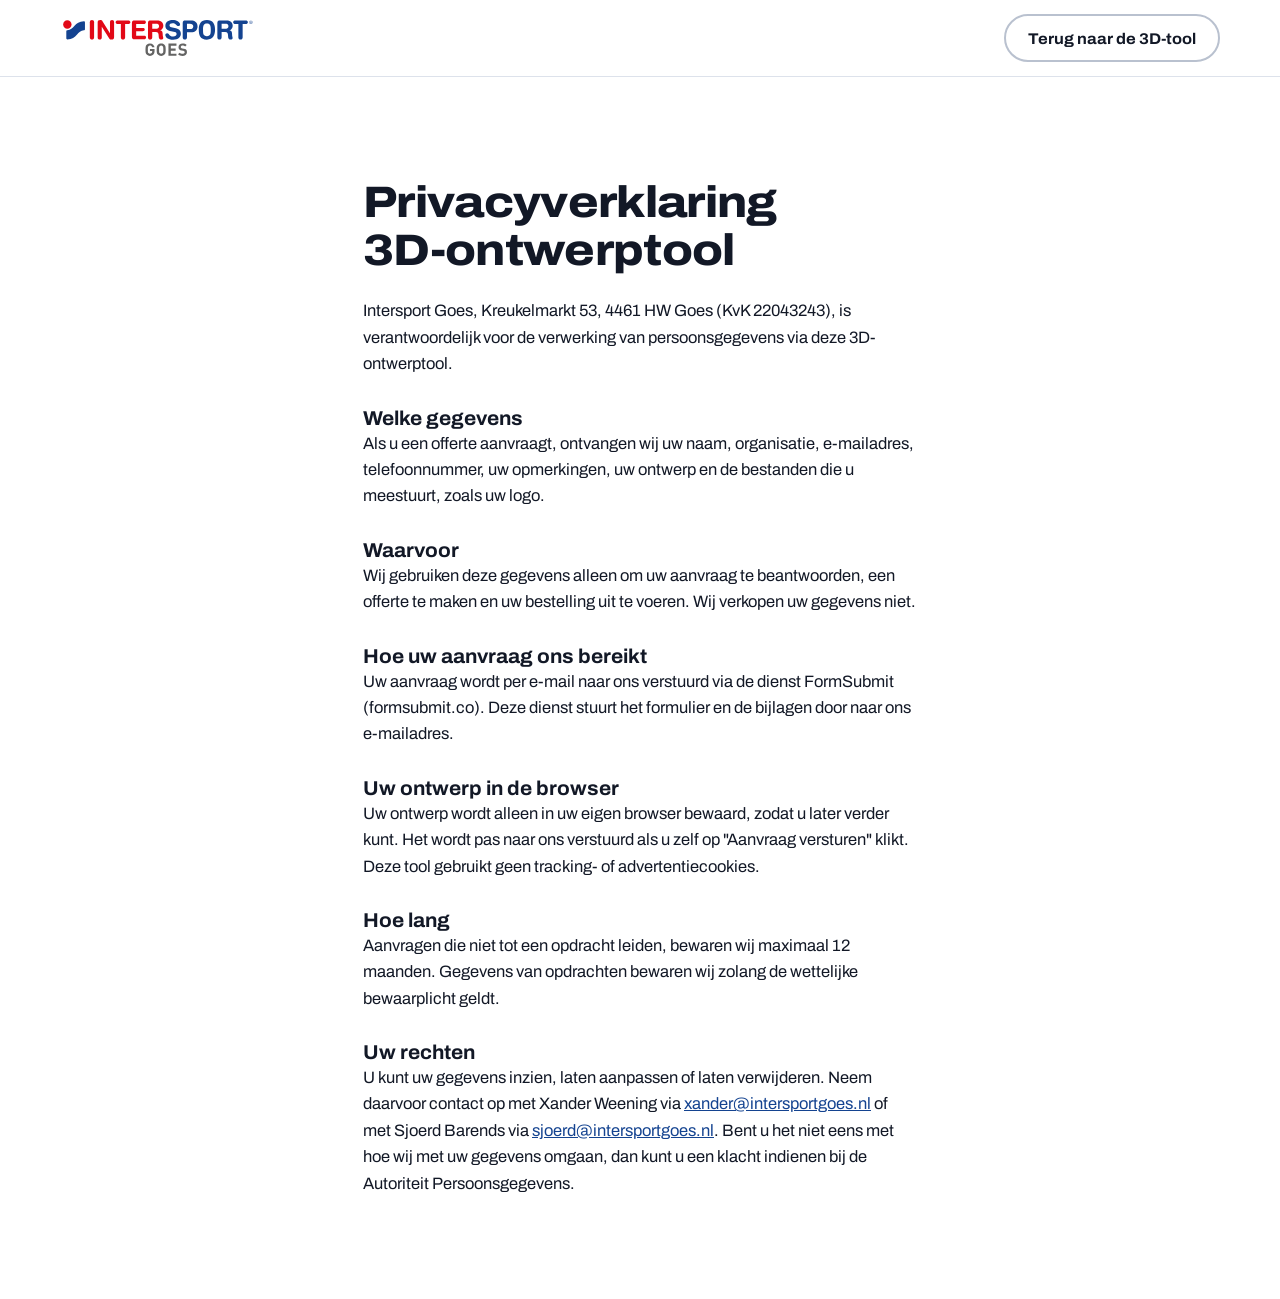
<file: privacy.html>
<!doctype html>
<html lang="nl">
<head>
<meta charset="utf-8">
<meta name="viewport" content="width=device-width, initial-scale=1, viewport-fit=cover">
<title>Privacyverklaring 3D-ontwerptool | Intersport Goes</title>
<link rel="icon" href="favicon.svg" type="image/svg+xml">
<link rel="stylesheet" href="site.css">
</head>
<body>
<header class="site-head"><div class="wrap"><a class="brand" href="index.html"><img src="logo.svg" alt="Intersport Goes" width="196" height="40"></a><a class="btn btn-line" style="margin-left:auto" href="index.html">Terug naar de 3D-tool</a></div></header>
<main class="section"><div class="wrap prose">
<h1 style="font-size:clamp(30px,4vw,44px);margin-bottom:24px">Privacyverklaring 3D-ontwerptool</h1>
<p>Intersport Goes, Kreukelmarkt 53, 4461 HW Goes (KvK 22043243), is verantwoordelijk voor de verwerking van persoonsgegevens via deze 3D-ontwerptool.</p>
<h3 style="margin-top:28px">Welke gegevens</h3><p>Als u een offerte aanvraagt, ontvangen wij uw naam, organisatie, e-mailadres, telefoonnummer, uw opmerkingen, uw ontwerp en de bestanden die u meestuurt, zoals uw logo.</p>
<h3 style="margin-top:28px">Waarvoor</h3><p>Wij gebruiken deze gegevens alleen om uw aanvraag te beantwoorden, een offerte te maken en uw bestelling uit te voeren. Wij verkopen uw gegevens niet.</p>
<h3 style="margin-top:28px">Hoe uw aanvraag ons bereikt</h3><p>Uw aanvraag wordt per e-mail naar ons verstuurd via de dienst FormSubmit (formsubmit.co). Deze dienst stuurt het formulier en de bijlagen door naar ons e-mailadres.</p>
<h3 style="margin-top:28px">Uw ontwerp in de browser</h3><p>Uw ontwerp wordt alleen in uw eigen browser bewaard, zodat u later verder kunt. Het wordt pas naar ons verstuurd als u zelf op "Aanvraag versturen" klikt. Deze tool gebruikt geen tracking- of advertentiecookies.</p>
<h3 style="margin-top:28px">Hoe lang</h3><p>Aanvragen die niet tot een opdracht leiden, bewaren wij maximaal 12 maanden. Gegevens van opdrachten bewaren wij zolang de wettelijke bewaarplicht geldt.</p>
<h3 style="margin-top:28px">Uw rechten</h3><p>U kunt uw gegevens inzien, laten aanpassen of laten verwijderen. Neem daarvoor contact op met Xander Weening via <a href="mailto:xander@intersportgoes.nl">xander@intersportgoes.nl</a> of met Sjoerd Barends via <a href="mailto:sjoerd@intersportgoes.nl">sjoerd@intersportgoes.nl</a>. Bent u het niet eens met hoe wij met uw gegevens omgaan, dan kunt u een klacht indienen bij de Autoriteit Persoonsgegevens.</p>
</div></main>
</body>
</html>
</file>
<file: site.css>
/* Intersport Goes · Zakelijk & teamwear
   Layout: brede witte pagina's met een rustige blauwgrijze ondergrond voor banden; merkblauw voor structuur, merkrood alleen voor de belangrijkste actie. */
@font-face{font-family:"Archivo";src:url("archivo.woff") format("woff");font-weight:100 900;font-stretch:62% 125%;font-display:swap}
:root{
  --blue:#144390; --blue-deep:#0c2c63; --blue-soft:#e8eef8; --red:#e20917; --red-deep:#b8070f;
  --grey:#646463; --ink:#121826; --muted:#555d6e; --paper:#ffffff; --mist:#f3f5f9; --line:#dde2eb; --line-strong:#b9c1cf;
  --ok:#1d7a46; --warn:#9c4705; --warn-soft:#fbeee2;
  --f:"Archivo",system-ui,-apple-system,"Segoe UI",Roboto,Arial,sans-serif;
  --wrap:1200px; --r:10px;
}
*{box-sizing:border-box}
html{-webkit-text-size-adjust:100%;scroll-behavior:smooth}
@media (prefers-reduced-motion:reduce){html{scroll-behavior:auto}}
body{margin:0;background:var(--paper);color:var(--ink);font:400 16.5px/1.6 var(--f);font-stretch:100%}
img{max-width:100%;height:auto;display:block}
a{color:var(--blue)}
a:hover{color:var(--blue-deep)}
:focus-visible{outline:3px solid color-mix(in srgb,var(--blue) 55%,transparent);outline-offset:2px;border-radius:4px}
[hidden]{display:none!important}
.wrap{max-width:var(--wrap);margin:0 auto;padding-left:max(20px,env(safe-area-inset-left,0px));padding-right:max(20px,env(safe-area-inset-right,0px))}
.skip{position:absolute;left:-9999px;top:8px;background:var(--ink);color:#fff;padding:8px 12px;border-radius:6px;z-index:100}
.skip:focus{left:12px}

/* type */
h1,h2,h3,h4{font-family:var(--f);color:var(--ink);margin:0;text-wrap:balance;line-height:1.08}
h1{font-size:clamp(34px,5.2vw,60px);font-weight:800;font-stretch:112%;letter-spacing:-.015em}
h2{font-size:clamp(27px,3.4vw,40px);font-weight:800;font-stretch:110%;letter-spacing:-.01em}
h3{font-size:20px;font-weight:700;font-stretch:104%;line-height:1.25}
p{margin:0}
.lede{font-size:clamp(17px,1.6vw,19.5px);color:var(--muted);max-width:60ch}
.eyebrow{display:inline-flex;align-items:center;gap:10px;font-size:12.5px;font-weight:700;font-stretch:118%;letter-spacing:.11em;text-transform:uppercase;color:var(--blue)}
.eyebrow::before{content:"";width:22px;height:0;border-top:2px dashed currentColor}
.prose p+p{margin-top:14px}
.prose{max-width:66ch}
.num{font-variant-numeric:tabular-nums}

/* buttons */
.btn{display:inline-flex;align-items:center;justify-content:center;gap:9px;min-height:48px;padding:0 22px;border-radius:999px;border:2px solid transparent;font:700 15.5px var(--f);font-stretch:106%;text-decoration:none;cursor:pointer;transition:background .15s,border-color .15s,color .15s,transform .15s;white-space:nowrap}
.btn svg{width:18px;height:18px;flex:none}
.btn-red{background:var(--red);color:#fff}
.btn-red:hover{background:var(--red-deep);color:#fff}
.btn-blue{background:var(--blue);color:#fff}
.btn-blue:hover{background:var(--blue-deep);color:#fff}
.btn-line{border-color:var(--line-strong);color:var(--ink);background:#fff}
.btn-line:hover{border-color:var(--blue);color:var(--blue)}
.btn-white{background:#fff;color:var(--blue)}
.btn-white:hover{background:var(--blue-soft);color:var(--blue-deep)}
.btn-ghost-white{border-color:rgba(255,255,255,.5);color:#fff}
.btn-ghost-white:hover{border-color:#fff;color:#fff;background:rgba(255,255,255,.08)}
.btn-row{display:flex;flex-wrap:wrap;gap:12px}

/* header */
.top{background:var(--blue-deep);color:#dfe6f3;font-size:13.5px}
.top .wrap{display:flex;justify-content:space-between;gap:16px;min-height:38px;align-items:center;flex-wrap:wrap}
.top a{color:#fff;text-decoration:none}
.top a:hover{text-decoration:underline;color:#fff}
.top-info{display:flex;gap:20px;flex-wrap:wrap}
.site-head{position:sticky;top:0;z-index:50;background:rgba(255,255,255,.96);backdrop-filter:saturate(1.4) blur(10px);-webkit-backdrop-filter:saturate(1.4) blur(10px);border-bottom:1px solid var(--line)}
.site-head .wrap{display:flex;align-items:center;gap:28px;min-height:76px}
.brand{display:block;flex:none}
.brand img{height:40px;width:auto}
.nav{display:flex;gap:4px;margin-left:auto;align-items:center}
.nav a{font-weight:600;font-size:15.5px;color:var(--ink);text-decoration:none;padding:10px 12px;border-radius:8px}
.nav a:hover{background:var(--mist);color:var(--blue)}
.nav a[aria-current="page"]{color:var(--blue);box-shadow:inset 0 -3px 0 var(--red);border-radius:0}
.nav .btn{margin-left:10px;min-height:44px;padding:0 18px;font-size:15px}
.menu-btn{display:none;margin-left:auto;background:none;border:1px solid var(--line);border-radius:10px;width:46px;height:46px;cursor:pointer;color:var(--ink)}
.menu-btn svg{width:22px;height:22px}
@media (max-width:980px){
  .menu-btn{display:grid;place-items:center}
  .nav{position:fixed;inset:0 0 0 auto;width:min(340px,88vw);flex-direction:column;align-items:stretch;gap:2px;margin:0;padding:calc(84px + env(safe-area-inset-top,0px)) 20px 24px;background:#fff;box-shadow:-20px 0 60px rgba(12,44,99,.18);transform:translateX(105%);transition:transform .25s ease;z-index:60}
  .nav.open{transform:none}
  .nav a{padding:14px 12px;font-size:17px}
  .nav a[aria-current="page"]{box-shadow:inset 3px 0 0 var(--red);border-radius:0}
  .nav .btn{margin:14px 0 0}
  .nav-close{position:absolute;top:calc(18px + env(safe-area-inset-top,0px));right:18px}
  .brand img{height:34px}
  .site-head .wrap{min-height:66px}
}
@media (min-width:981px){.nav-close{display:none}}
.scrim{position:fixed;inset:0;background:rgba(12,24,48,.35);z-index:55}

/* sections */
.section{padding-block:clamp(56px,8vw,104px)}
.section.tight{padding-block:clamp(40px,5vw,64px)}
.band{background:var(--mist)}
.band-blue{background:var(--blue);color:#fff}
.band-blue h2,.band-blue h3{color:#fff}
.band-blue .lede,.band-blue p{color:#d5def0}
.band-blue .eyebrow{color:#fff}
.sec-head{display:grid;gap:14px;margin-bottom:clamp(32px,4vw,52px);max-width:760px}
.sec-head.center{margin-inline:auto;text-align:center;justify-items:center}

/* hero */
.hero{position:relative;overflow:hidden;background:linear-gradient(180deg,#fff 0%,var(--mist) 100%)}
.hero .wrap{display:grid;grid-template-columns:minmax(0,1.05fr) minmax(0,1fr);gap:40px;align-items:center;padding-block:clamp(40px,6vw,80px)}
.hero-copy{display:grid;gap:22px}
.hero h1 em{font-style:normal;color:var(--blue)}
.hero-visual{position:relative;min-width:0}
.hero-visual img{width:100%;max-width:560px;margin-inline:auto;filter:drop-shadow(0 28px 34px rgba(12,44,99,.18))}
.callout{position:absolute;background:#fff;border:1px solid var(--line);border-radius:10px;padding:9px 12px;font-size:13px;line-height:1.35;box-shadow:0 10px 30px rgba(12,44,99,.12)}
.callout b{display:block;font-size:12px;letter-spacing:.06em;text-transform:uppercase;font-stretch:115%;color:var(--blue)}
.callout .num{color:var(--muted)}
.hero-facts{display:flex;flex-wrap:wrap;gap:10px 22px;color:var(--muted);font-size:14.5px;margin-top:4px}
.hero-facts span{display:inline-flex;align-items:center;gap:8px}
.hero-facts svg{width:18px;height:18px;color:var(--blue)}
@media (max-width:880px){.hero .wrap{grid-template-columns:1fr}.hero-visual{order:-1}.hero-visual img{max-width:420px}.callout{display:none}}

.page-hero{background:var(--mist);border-bottom:1px solid var(--line)}
.page-hero .wrap{padding-block:clamp(44px,6vw,80px);display:grid;gap:18px}
.crumbs{font-size:13.5px;color:var(--muted)}
.crumbs a{color:var(--muted)}

/* grids & cards */
.grid{display:grid;gap:22px}
.g2{grid-template-columns:repeat(2,minmax(0,1fr))}
.g3{grid-template-columns:repeat(3,minmax(0,1fr))}
.g4{grid-template-columns:repeat(4,minmax(0,1fr))}
@media (max-width:980px){.g3,.g4{grid-template-columns:repeat(2,minmax(0,1fr))}}
@media (max-width:640px){.g2,.g3,.g4{grid-template-columns:1fr}}
.card{background:#fff;border:1px solid var(--line);border-radius:14px;padding:26px;display:flex;flex-direction:column;gap:12px;min-width:0}
.band .card{border-color:transparent}
.card p{color:var(--muted)}
.card .more{margin-top:auto;padding-top:6px;font-weight:700;text-decoration:none;display:inline-flex;gap:6px;align-items:center}
.card .more:hover{gap:10px}
.icon{width:46px;height:46px;border-radius:12px;display:grid;place-items:center;background:var(--blue-soft);color:var(--blue)}
.icon svg{width:24px;height:24px}
.service{padding:0;overflow:hidden}
.service-img{background:radial-gradient(ellipse at 50% 60%,#fff 0%,var(--mist) 70%);aspect-ratio:4/3;display:grid;place-items:center;border-bottom:1px solid var(--line)}
.service-img img{max-height:88%;width:auto;filter:drop-shadow(0 16px 18px rgba(12,44,99,.16))}
.service-body{padding:24px;display:flex;flex-direction:column;gap:10px;flex:1}
.tag{display:inline-block;font-size:12px;font-weight:700;letter-spacing:.06em;text-transform:uppercase;font-stretch:115%;color:var(--red)}

/* split */
.split{display:grid;grid-template-columns:minmax(0,1fr) minmax(0,1fr);gap:clamp(32px,5vw,72px);align-items:center}
.split.rev>:first-child{order:2}
@media (max-width:880px){.split{grid-template-columns:1fr}.split.rev>:first-child{order:0}}
.ticks{list-style:none;padding:0;margin:0;display:grid;gap:12px}
.ticks li{display:grid;grid-template-columns:24px minmax(0,1fr);gap:12px;align-items:start}
.ticks li::before{content:"";width:22px;height:22px;margin-top:2px;border-radius:50%;background:var(--blue-soft) url("data:image/svg+xml,%3Csvg xmlns='http://www.w3.org/2000/svg' viewBox='0 0 24 24' fill='none' stroke='%23144390' stroke-width='3' stroke-linecap='round' stroke-linejoin='round'%3E%3Cpath d='M5 12.5l4.5 4.5L19 7.5'/%3E%3C/svg%3E") center/14px no-repeat}
.band-blue .ticks li::before{background-color:rgba(255,255,255,.14);background-image:url("data:image/svg+xml,%3Csvg xmlns='http://www.w3.org/2000/svg' viewBox='0 0 24 24' fill='none' stroke='%23ffffff' stroke-width='3' stroke-linecap='round' stroke-linejoin='round'%3E%3Cpath d='M5 12.5l4.5 4.5L19 7.5'/%3E%3C/svg%3E")}
.ticks b{display:block}

/* steps */
.steps{list-style:none;margin:0;padding:0;display:grid;grid-template-columns:repeat(4,minmax(0,1fr));gap:0;counter-reset:s}
.steps li{position:relative;padding:0 22px 0 0;display:grid;gap:10px;align-content:start}
.steps li::before{counter-increment:s;content:counter(s);width:44px;height:44px;border-radius:50%;background:#fff;border:2px solid var(--blue);color:var(--blue);font-weight:800;display:grid;place-items:center;position:relative;z-index:1}
.steps li::after{content:"";position:absolute;top:22px;left:44px;right:0;border-top:2px dashed var(--line-strong)}
.steps li:last-child::after{display:none}
.steps p{color:var(--muted);font-size:15.5px}
@media (max-width:880px){.steps{grid-template-columns:1fr;gap:26px}.steps li{grid-template-columns:44px minmax(0,1fr);column-gap:16px;padding:0}.steps li>*{grid-column:2}.steps li::before{grid-row:1/span 2}.steps li::after{top:44px;left:21px;right:auto;bottom:-26px;border-top:0;border-left:2px dashed var(--line-strong)}}

/* configurator teaser */
.teaser{display:grid;grid-template-columns:minmax(0,1.1fr) minmax(0,1fr);gap:clamp(28px,4vw,56px);align-items:center}
.teaser-shot{position:relative;border-radius:18px;overflow:hidden;background:radial-gradient(ellipse 70% 60% at 50% 45%,#2a5bb0,#0c2c63);aspect-ratio:16/11;display:grid;place-items:center}
.teaser-shot img{width:78%;filter:drop-shadow(0 30px 30px rgba(0,0,0,.35))}
.teaser-shot .chip{position:absolute;left:16px;top:16px;background:rgba(255,255,255,.14);color:#fff;border:1px solid rgba(255,255,255,.3);border-radius:999px;padding:6px 12px;font-size:13px;font-weight:600}
.teaser-shot .views{position:absolute;bottom:16px;left:50%;transform:translateX(-50%);display:flex;gap:2px;background:rgba(255,255,255,.14);border:1px solid rgba(255,255,255,.3);border-radius:10px;padding:3px}
.teaser-shot .views span{color:#dfe7f6;font-size:12.5px;padding:6px 10px;border-radius:7px}
.teaser-shot .views span:first-child{background:#fff;color:var(--blue)}
@media (max-width:880px){.teaser{grid-template-columns:1fr}}

/* KMS mock */
.kms{background:#fff;border-radius:16px;box-shadow:0 30px 60px rgba(0,0,0,.25);color:var(--ink);overflow:hidden;font-size:14px}
.kms-top{display:flex;justify-content:space-between;align-items:center;padding:14px 18px;border-bottom:1px solid var(--line);gap:12px}
.kms-top strong{font-stretch:110%}
.kms-top span{color:var(--muted);font-size:13px}
.kms-body{padding:18px;display:grid;gap:16px}
.budget{display:grid;gap:8px}
.budget-row{display:flex;justify-content:space-between;font-size:13.5px}
.bar{height:10px;border-radius:999px;background:var(--mist);overflow:hidden}
.bar i{display:block;height:100%;width:64%;background:linear-gradient(90deg,var(--blue),#2c63c4);border-radius:inherit}
.kms-items{display:grid;gap:8px}
.kms-item{display:grid;grid-template-columns:40px minmax(0,1fr) auto;gap:12px;align-items:center;padding:10px;border:1px solid var(--line);border-radius:10px}
.kms-item .sw{width:40px;height:40px;border-radius:8px;background:var(--blue-soft);display:grid;place-items:center;color:var(--blue)}
.kms-item .sw svg{width:22px;height:22px}
.kms-item small{display:block;color:var(--muted)}
.pill{font-size:12px;font-weight:700;padding:4px 9px;border-radius:999px;background:var(--blue-soft);color:var(--blue);white-space:nowrap}
.pill.ok{background:#e3f3ea;color:var(--ok)}
.mock-note{font-size:12.5px;color:#c9d4ea;margin-top:12px}

/* clubs */
.clubs{display:flex;flex-wrap:wrap;gap:10px}
.clubs span{border:1px solid var(--line);background:#fff;border-radius:999px;padding:9px 16px;font-weight:600;font-size:15px}

/* store */
.store{display:grid;grid-template-columns:minmax(0,1.2fr) minmax(0,1fr);gap:22px}
@media (max-width:880px){.store{grid-template-columns:1fr}}
.hours{width:100%;border-collapse:collapse;font-variant-numeric:tabular-nums}
.hours td{padding:9px 0;border-bottom:1px solid var(--line)}
.hours td:last-child{text-align:right;color:var(--muted)}
.hours tr.today td{font-weight:700;color:var(--blue)}
.contact-lines{display:grid;gap:14px}
.contact-lines a,.contact-lines div{display:grid;grid-template-columns:24px minmax(0,1fr);gap:12px;align-items:start;text-decoration:none;color:var(--ink)}
.contact-lines svg{width:22px;height:22px;color:var(--blue);margin-top:2px}
.contact-lines a:hover span{color:var(--blue);text-decoration:underline}

/* table */
.tbl-wrap{overflow-x:auto;border:1px solid var(--line);border-radius:14px;background:#fff}
.tbl{width:100%;border-collapse:collapse;min-width:720px;font-size:15px}
.tbl th,.tbl td{padding:14px 16px;text-align:left;border-bottom:1px solid var(--line);vertical-align:top}
.tbl thead th{background:var(--mist);font-size:13px;letter-spacing:.06em;text-transform:uppercase;font-stretch:112%;color:var(--blue)}
.tbl tbody th{font-weight:700;width:18%}
.tbl tr:last-child td,.tbl tr:last-child th{border-bottom:0}
.dots{display:inline-flex;gap:4px;vertical-align:middle}
.dots i{width:9px;height:9px;border-radius:50%;background:var(--line)}
.dots i.on{background:var(--blue)}

/* FAQ */
.faq{display:grid;gap:10px;max-width:820px}
.faq details{background:#fff;border:1px solid var(--line);border-radius:12px;padding:0 20px}
.faq summary{cursor:pointer;list-style:none;font-weight:700;padding:18px 0;display:flex;justify-content:space-between;gap:16px}
.faq summary::-webkit-details-marker{display:none}
.faq summary::after{content:"+";font-size:22px;line-height:1;color:var(--blue)}
.faq details[open] summary::after{content:"−"}
.faq details p{padding-bottom:18px;color:var(--muted)}

/* forms */
.form{display:grid;gap:16px}
.form .row2{display:grid;grid-template-columns:1fr 1fr;gap:16px}
@media (max-width:640px){.form .row2{grid-template-columns:1fr}}
.field{display:grid;gap:6px;min-width:0}
.field label,.field .lbl{font-weight:600;font-size:14.5px}
.field small{color:var(--muted);font-size:13px}
.input,.form input[type=text],.form input[type=email],.form input[type=tel],.form input[type=date],.form select,.form textarea{width:100%;min-height:48px;border:1.5px solid var(--line-strong);border-radius:10px;padding:10px 14px;font:inherit;font-size:16px;background:#fff;color:var(--ink)}
.form textarea{min-height:120px;resize:vertical}
.form input:focus,.form select:focus,.form textarea:focus{border-color:var(--blue);outline:none;box-shadow:0 0 0 3px var(--blue-soft)}
.check{display:flex;gap:10px;align-items:flex-start;font-size:14.5px}
.check input{width:20px;height:20px;margin-top:2px;accent-color:var(--blue);flex:none}
.seg-radio{display:flex;flex-wrap:wrap;gap:8px}
.seg-radio label{position:relative}
.seg-radio input{position:absolute;opacity:0}
.seg-radio span{display:inline-block;border:1.5px solid var(--line-strong);border-radius:999px;padding:10px 16px;font-weight:600;font-size:15px;cursor:pointer}
.seg-radio input:checked+span{border-color:var(--blue);background:var(--blue-soft);color:var(--blue)}
.seg-radio input:focus-visible+span{outline:3px solid color-mix(in srgb,var(--blue) 55%,transparent);outline-offset:2px}
.hp{position:absolute!important;left:-9999px!important;width:1px;height:1px;overflow:hidden}
.notice{border-radius:12px;padding:14px 16px;font-size:15px}
.notice.ok{background:#e3f3ea;color:#145a33}
.notice.err{background:var(--warn-soft);color:var(--warn)}

/* placement diagram */
.diagram{background:#fff;border:1px solid var(--line);border-radius:16px;padding:20px;overflow-x:auto}
.diagram svg{display:block;width:100%;min-width:520px;height:auto}

/* CTA band */
.cta{background:linear-gradient(120deg,var(--blue) 0%,var(--blue-deep) 100%);color:#fff;border-radius:22px;padding:clamp(28px,5vw,56px);display:grid;grid-template-columns:minmax(0,1fr) auto;gap:24px;align-items:center}
.cta h2{color:#fff}
.cta p{color:#d5def0;margin-top:10px;max-width:56ch}
@media (max-width:760px){.cta{grid-template-columns:1fr}}

/* footer */
.foot{background:var(--ink);color:#c3c9d5;font-size:15px;padding-block:56px 28px;margin-top:0}
.foot a{color:#fff;text-decoration:none}
.foot a:hover{text-decoration:underline;color:#fff}
.foot-grid{display:grid;grid-template-columns:1.4fr 1fr 1fr 1.2fr;gap:32px}
@media (max-width:880px){.foot-grid{grid-template-columns:1fr 1fr}}
@media (max-width:520px){.foot-grid{grid-template-columns:1fr}}
.foot h4{color:#fff;font-size:14px;letter-spacing:.08em;text-transform:uppercase;font-stretch:115%;margin-bottom:14px}
.foot ul{list-style:none;margin:0;padding:0;display:grid;gap:8px}
.foot-logo{width:200px;margin-bottom:16px}
.foot-bottom{border-top:1px solid #2a3142;margin-top:40px;padding-top:20px;display:flex;flex-wrap:wrap;gap:12px 24px;justify-content:space-between;font-size:13.5px;color:#8f97a8}
.foot-bottom a{color:#c3c9d5}
.more svg{width:18px;height:18px;flex:none}
.more{align-self:flex-start}
.nav a.btn-red,.nav a.btn-red:hover{color:#fff;background:var(--red)}
.nav a.btn-red:hover{background:var(--red-deep)}
@media (max-width:980px){
  .site-head{backdrop-filter:none;-webkit-backdrop-filter:none;background:#fff}
  .nav{visibility:hidden;transition:transform .25s ease,visibility 0s .25s}
  .nav.open{visibility:visible;transition:transform .25s ease}
  .top .wrap>div:last-child{display:none}
  .top-info{gap:14px}
  .top-info a[href^="mailto"]{display:none}
}
</file>
